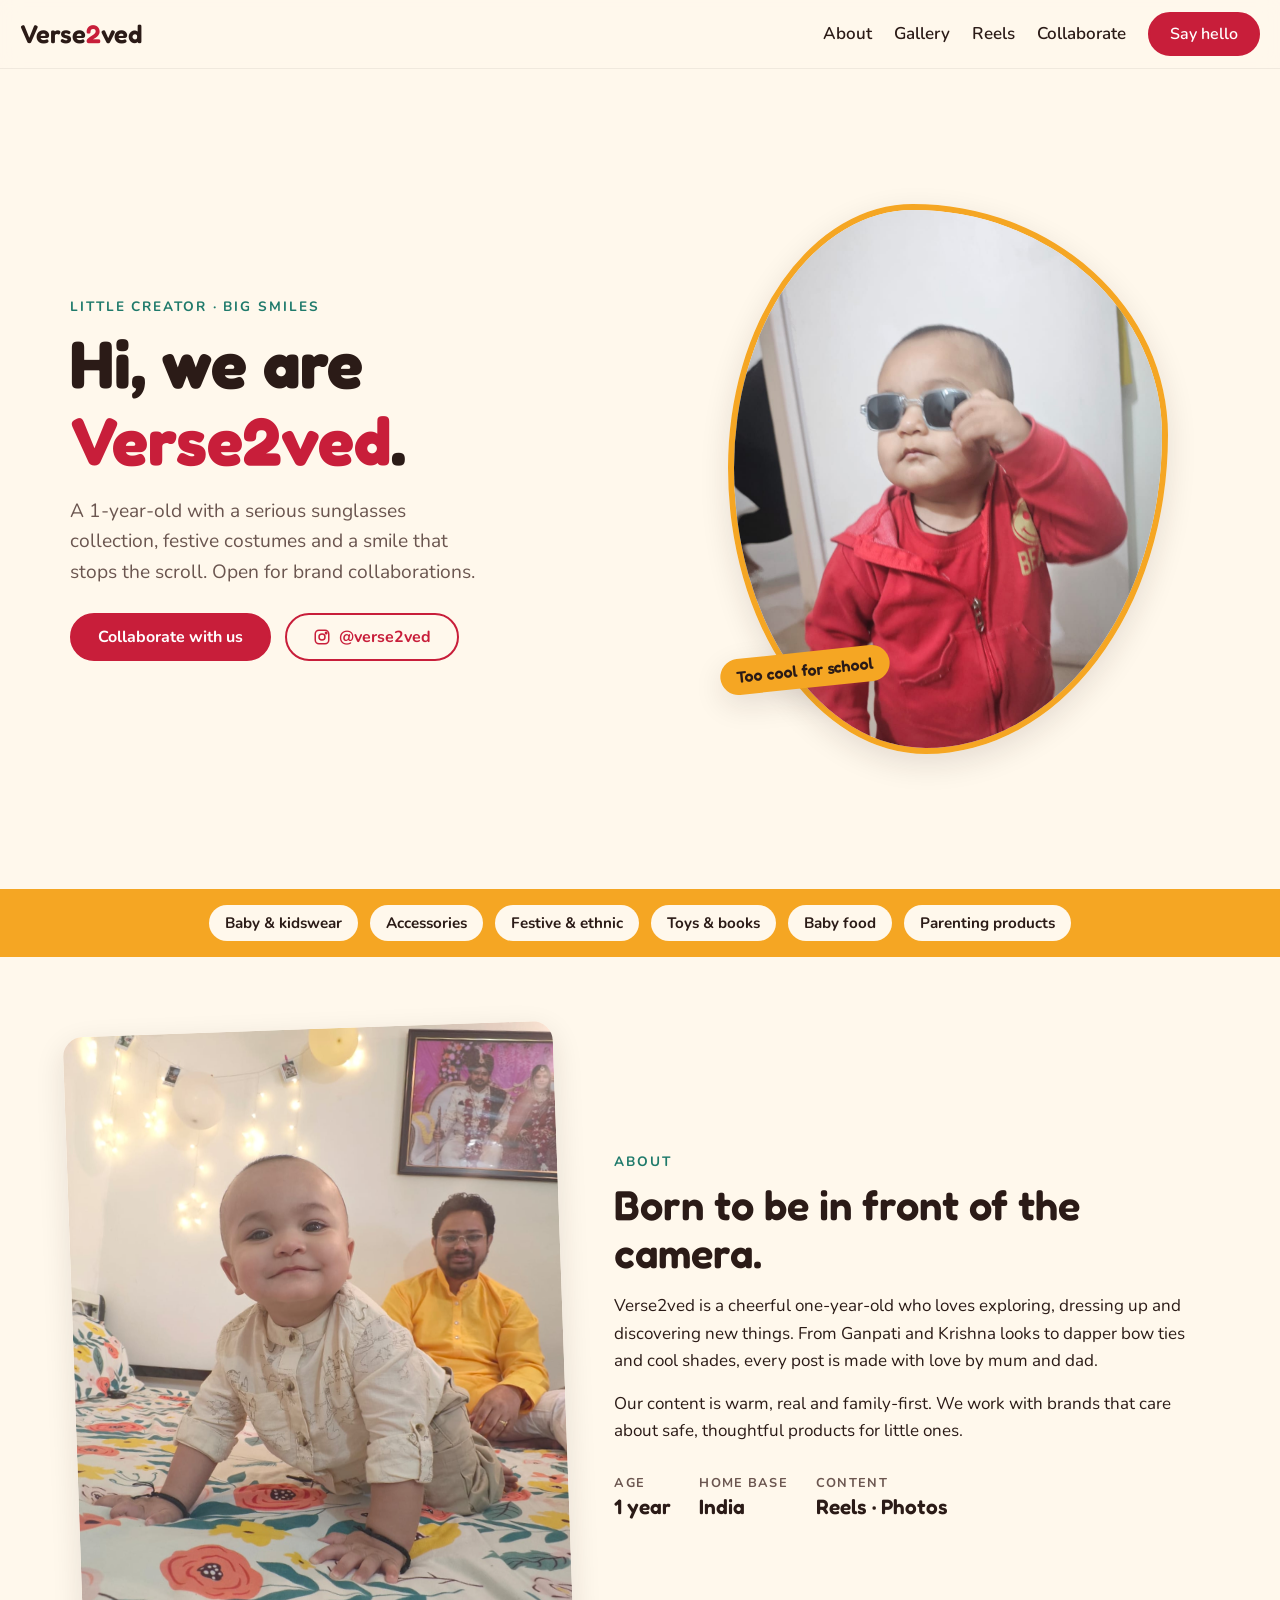
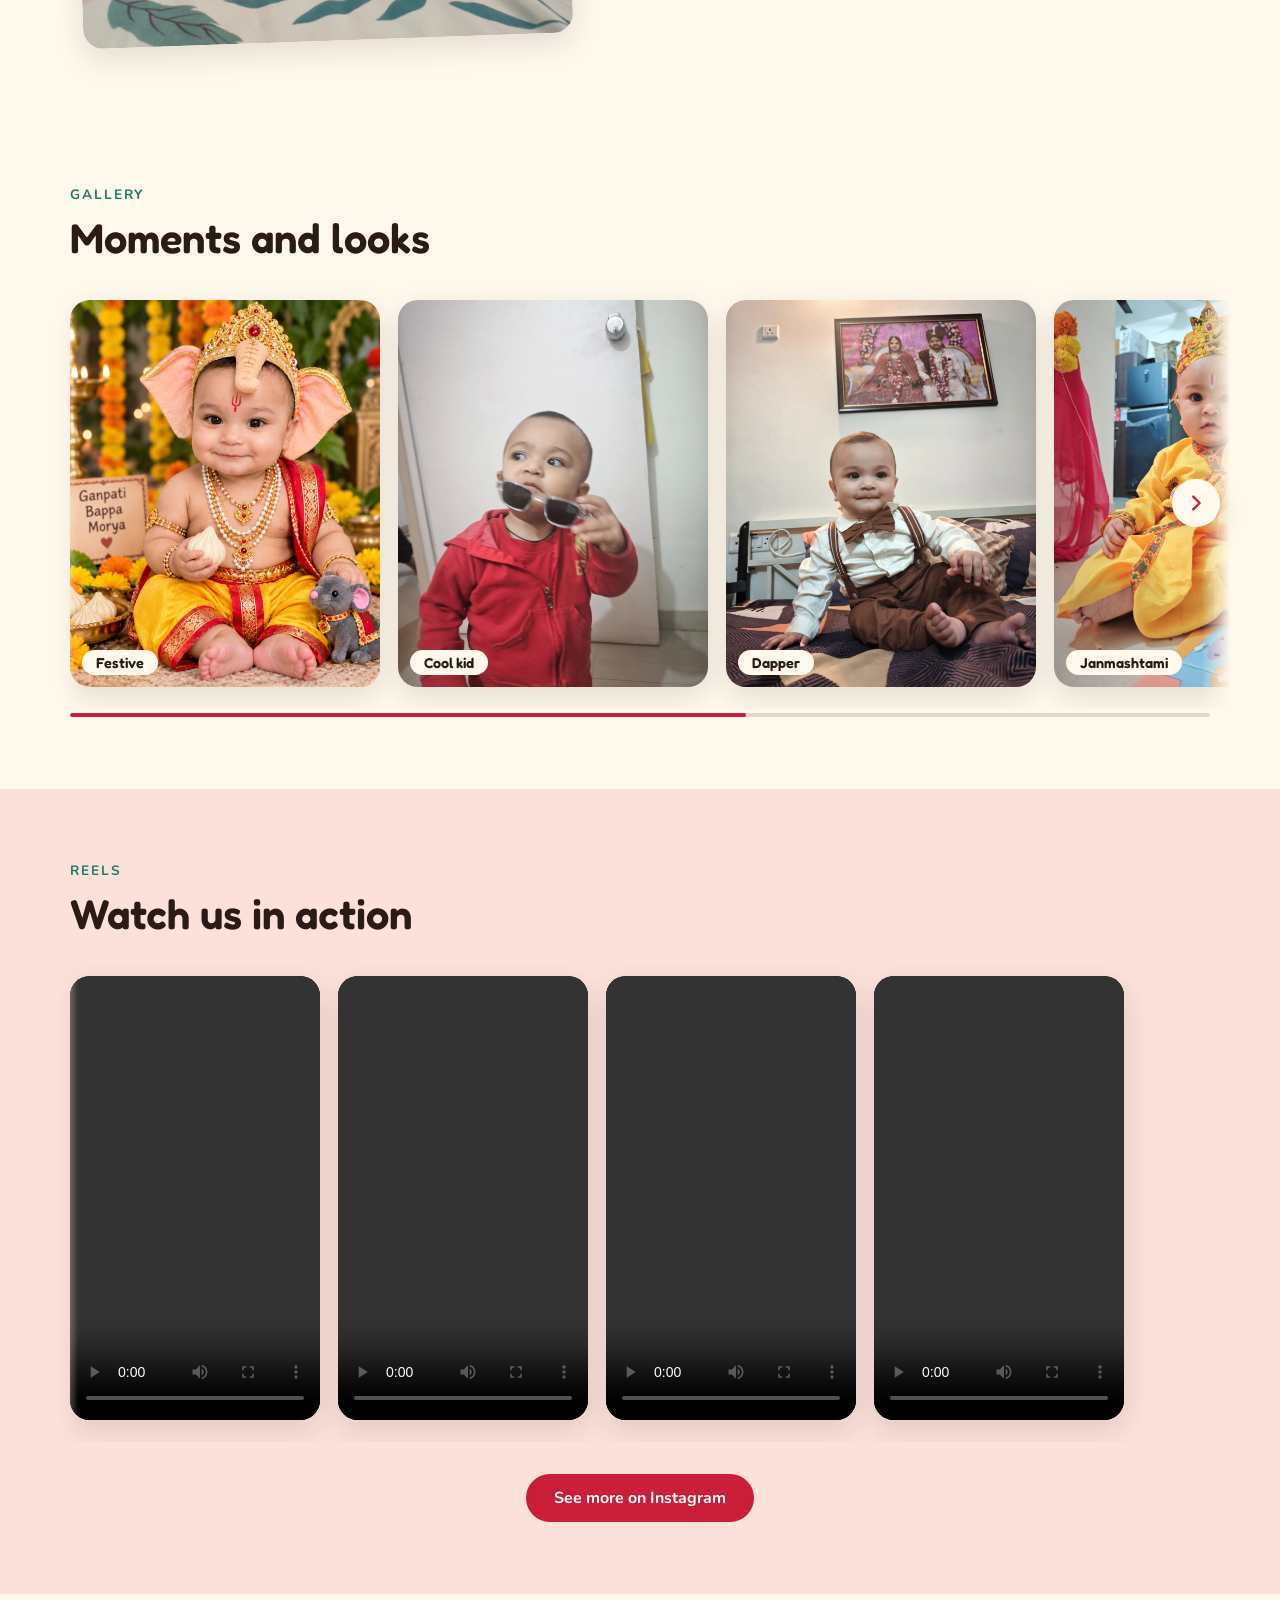
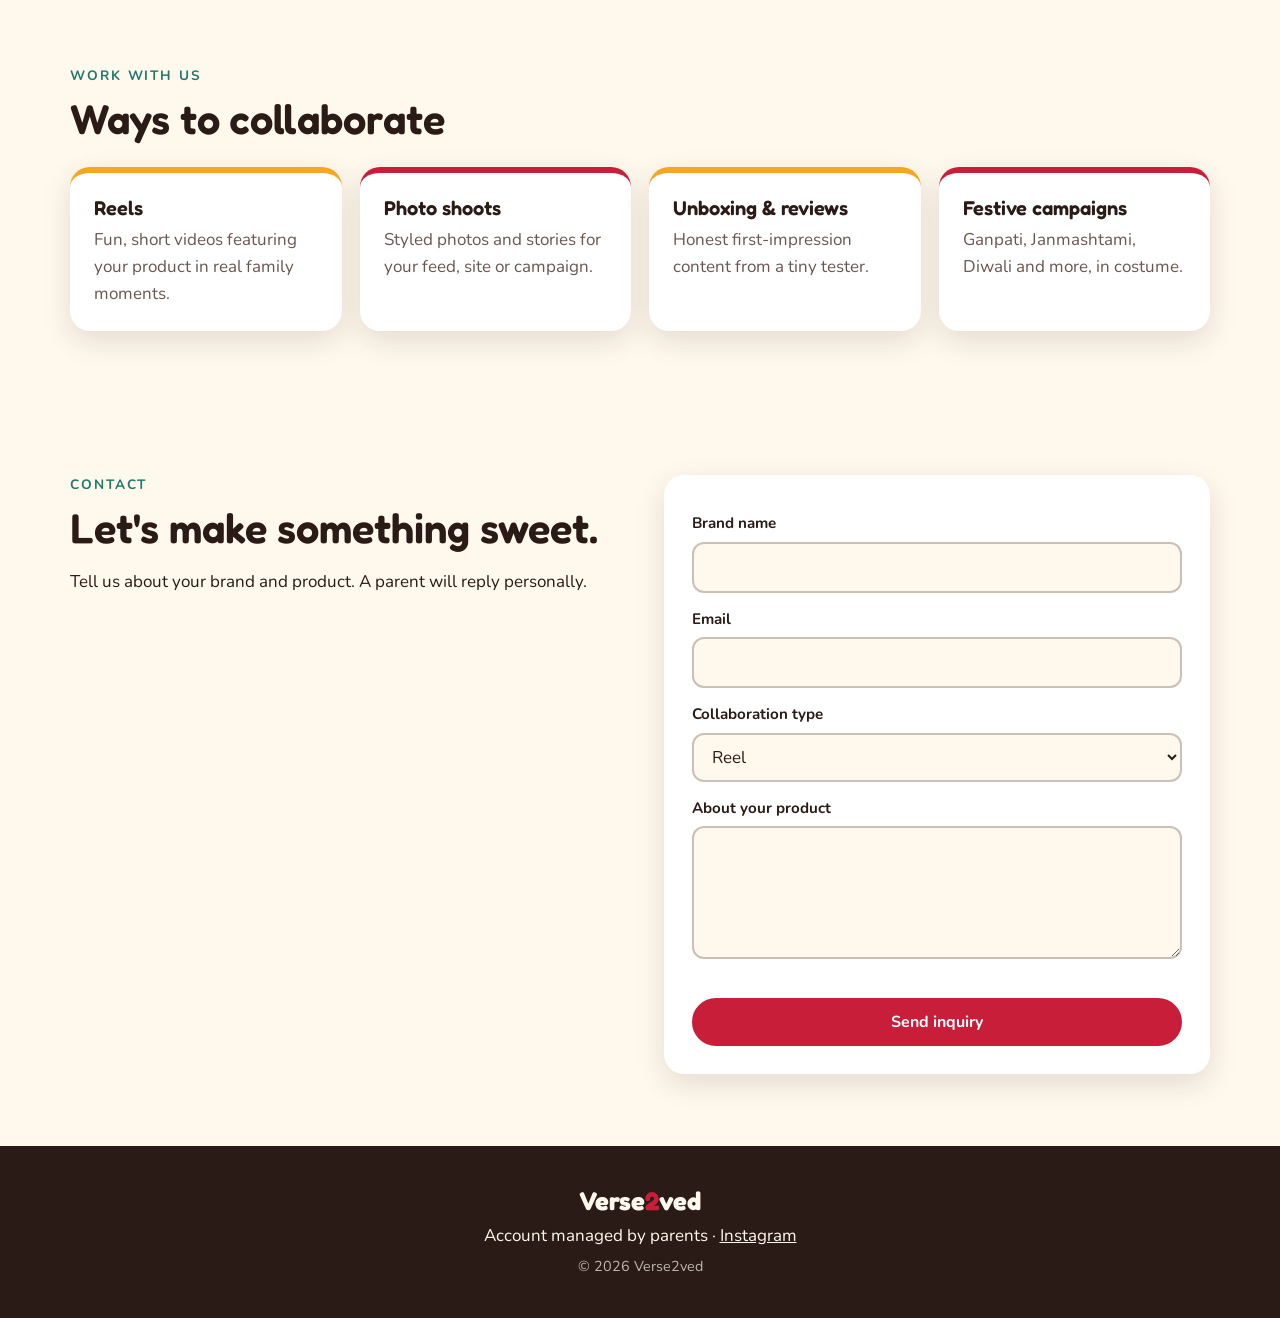
<file: index.html>
<!doctype html>
<html lang="en">
<head>
<meta charset="utf-8">
<meta name="viewport" content="width=device-width, initial-scale=1">
<title>Verse2ved — Little Creator, Big Smiles</title>
<meta name="description" content="Verse2ved is a 1-year-old creator on Instagram. Brand collaborations for baby, kids, fashion, food and festive content.">
<meta property="og:title" content="Verse2ved — Little Creator, Big Smiles">
<meta property="og:description" content="Brand collaborations with a 1-year-old creator. Reels, photos and festive stories.">
<meta property="og:image" content="assets/ganpati.jpg">
<link rel="preconnect" href="https://fonts.googleapis.com">
<link rel="preconnect" href="https://fonts.gstatic.com" crossorigin>
<link href="https://fonts.googleapis.com/css2?family=Fredoka:wght@500;600;700&family=Nunito:wght@400;600;700&display=swap" rel="stylesheet">
<link rel="stylesheet" href="styles.css">
</head>
<body>
<a class="skip" href="#main">Skip to content</a>

<header class="nav" id="top">
  <a class="logo" href="#top" aria-label="Verse2ved home">Verse<span>2</span>ved</a>
  <nav aria-label="Main">
    <button class="menu-btn" aria-expanded="false" aria-controls="links" aria-label="Menu">
      <svg width="24" height="24" viewBox="0 0 24 24" fill="none" stroke="currentColor" stroke-width="2.2" stroke-linecap="round"><path d="M4 7h16M4 12h16M4 17h16"/></svg>
    </button>
    <ul id="links">
      <li><a href="#about">About</a></li>
      <li><a href="#gallery">Gallery</a></li>
      <li><a href="#reels">Reels</a></li>
      <li><a href="#collab">Collaborate</a></li>
      <li><a class="btn btn-sm" href="#contact">Say hello</a></li>
    </ul>
  </nav>
</header>

<main id="main">
  <!-- HERO -->
  <section class="hero">
    <div class="hero-text">
      <p class="eyebrow">Little creator · Big smiles</p>
      <h1>Hi, we are <em>Verse2ved</em>.</h1>
      <p class="lead">A 1-year-old with a serious sunglasses collection, festive costumes and a smile that stops the scroll. Open for brand collaborations.</p>
      <div class="cta-row">
        <a class="btn" href="#contact">Collaborate with us</a>
        <a class="btn btn-ghost" href="https://www.instagram.com/verse2ved" target="_blank" rel="noopener">
          <svg width="18" height="18" viewBox="0 0 24 24" fill="none" stroke="currentColor" stroke-width="2" aria-hidden="true"><rect x="3" y="3" width="18" height="18" rx="5"/><circle cx="12" cy="12" r="4"/><circle cx="17.5" cy="6.5" r="1" fill="currentColor"/></svg>
          @verse2ved
        </a>
      </div>
    </div>
    <div class="hero-art">
      <img class="blob" src="assets/cool-1.jpg" alt="Verse2ved in a red hoodie holding up grey sunglasses" width="600" height="800" fetchpriority="high">
      <span class="sticker s1">Too cool for school</span>
    </div>
  </section>

  <!-- NICHES -->
  <section class="chips" aria-label="Collaboration categories">
    <ul>
      <li>Baby &amp; kidswear</li>
      <li>Accessories</li>
      <li>Festive &amp; ethnic</li>
      <li>Toys &amp; books</li>
      <li>Baby food</li>
      <li>Parenting products</li>
    </ul>
  </section>

  <!-- ABOUT -->
  <section class="section about" id="about">
    <div class="about-img">
      <img src="assets/crawl.jpg" alt="Verse2ved crawling and smiling at the camera" loading="lazy" width="600" height="800">
    </div>
    <div>
      <p class="eyebrow">About</p>
      <h2>Born to be in front of the camera.</h2>
      <p>Verse2ved is a cheerful one-year-old who loves exploring, dressing up and discovering new things. From Ganpati and Krishna looks to dapper bow ties and cool shades, every post is made with love by mum and dad.</p>
      <p>Our content is warm, real and family-first. We work with brands that care about safe, thoughtful products for little ones.</p>
      <dl class="facts">
        <div><dt>Age</dt><dd>1 year</dd></div>
        <div><dt>Home base</dt><dd>India</dd></div>
        <div><dt>Content</dt><dd>Reels · Photos</dd></div>
      </dl>
    </div>
  </section>

  <!-- GALLERY -->
  <section class="section" id="gallery">
    <p class="eyebrow">Gallery</p>
    <h2>Moments and looks</h2>
    <ul class="grid">
      <li><button class="tile" data-src="assets/ganpati.jpg" data-alt="Verse2ved dressed as Ganpati with modak and a toy mouse"><img src="assets/ganpati.jpg" alt="Verse2ved dressed as Ganpati with modak and a toy mouse" loading="lazy" width="600" height="720"><span>Festive</span></button></li>
      <li><button class="tile" data-src="assets/cool-2.jpg" data-alt="Verse2ved looking sideways with sunglasses on the chin"><img src="assets/cool-2.jpg" alt="Verse2ved looking sideways with sunglasses on the chin" loading="lazy" width="600" height="800"><span>Cool kid</span></button></li>
      <li><button class="tile" data-src="assets/dapper.jpg" data-alt="Verse2ved in a bow tie and suspenders"><img src="assets/dapper.jpg" alt="Verse2ved in a bow tie and suspenders" loading="lazy" width="600" height="800"><span>Dapper</span></button></li>
      <li><button class="tile" data-src="assets/krishna.jpg" data-alt="Verse2ved dressed as little Krishna in yellow"><img src="assets/krishna.jpg" alt="Verse2ved dressed as little Krishna in yellow" loading="lazy" width="600" height="800"><span>Janmashtami</span></button></li>
      <li><button class="tile" data-src="assets/cool-1.jpg" data-alt="Verse2ved in a red hoodie holding up sunglasses"><img src="assets/cool-1.jpg" alt="Verse2ved in a red hoodie holding up sunglasses" loading="lazy" width="600" height="800"><span>Streetwear</span></button></li>
      <li><button class="tile" data-src="assets/crawl.jpg" data-alt="Verse2ved crawling in a cream shirt"><img src="assets/crawl.jpg" alt="Verse2ved crawling in a cream shirt" loading="lazy" width="600" height="800"><span>Everyday</span></button></li>
    </ul>
  </section>

  <!-- REELS -->
  <section class="section alt" id="reels">
    <p class="eyebrow">Reels</p>
    <h2>Watch us in action</h2>
    <ul class="reels">
      <li><video controls preload="metadata" playsinline src="assets/reel-1.mp4#t=0.5" aria-label="Verse2ved reel 1"></video></li>
      <li><video controls preload="metadata" playsinline src="assets/reel-2.mp4#t=0.5" aria-label="Verse2ved reel 2"></video></li>
      <li><video controls preload="metadata" playsinline src="assets/reel-3.mp4#t=0.5" aria-label="Verse2ved reel 3"></video></li>
      <li><video controls preload="metadata" playsinline src="assets/reel-4.mp4#t=0.5" aria-label="Verse2ved reel 4"></video></li>
    </ul>
    <p class="center"><a class="btn" href="https://www.instagram.com/verse2ved" target="_blank" rel="noopener">See more on Instagram</a></p>
  </section>

  <!-- COLLAB -->
  <section class="section" id="collab">
    <p class="eyebrow">Work with us</p>
    <h2>Ways to collaborate</h2>
    <ul class="cards">
      <li><h3>Reels</h3><p>Fun, short videos featuring your product in real family moments.</p></li>
      <li><h3>Photo shoots</h3><p>Styled photos and stories for your feed, site or campaign.</p></li>
      <li><h3>Unboxing &amp; reviews</h3><p>Honest first-impression content from a tiny tester.</p></li>
      <li><h3>Festive campaigns</h3><p>Ganpati, Janmashtami, Diwali and more, in costume.</p></li>
    </ul>
  </section>

  <!-- CONTACT -->
  <section class="section contact" id="contact">
    <div>
      <p class="eyebrow">Contact</p>
      <h2>Let's make something sweet.</h2>
      <p>Tell us about your brand and product. A parent will reply personally.</p>
    </div>
    <form id="collab-form" novalidate>
      <label for="brand">Brand name</label>
      <input id="brand" name="brand" type="text" autocomplete="organization" required>
      <label for="email">Email</label>
      <input id="email" name="email" type="email" autocomplete="email" required>
      <label for="type">Collaboration type</label>
      <select id="type" name="type">
        <option>Reel</option><option>Photo shoot</option><option>Unboxing / review</option><option>Festive campaign</option><option>Other</option>
      </select>
      <label for="msg">About your product</label>
      <textarea id="msg" name="msg" rows="4" required></textarea>
      <p class="error" id="form-msg" role="status" aria-live="polite"></p>
      <button class="btn" type="submit">Send inquiry</button>
    </form>
  </section>
</main>

<footer>
  <p class="logo">Verse<span>2</span>ved</p>
  <p>Account managed by parents · <a href="https://www.instagram.com/verse2ved" target="_blank" rel="noopener">Instagram</a></p>
  <p class="small">© 2026 Verse2ved</p>
</footer>

<dialog id="lightbox" aria-label="Photo viewer">
  <button class="close" aria-label="Close photo">
    <svg width="24" height="24" viewBox="0 0 24 24" fill="none" stroke="currentColor" stroke-width="2.4" stroke-linecap="round"><path d="M6 6l12 12M18 6L6 18"/></svg>
  </button>
  <img alt="">
</dialog>

<script src="config.js"></script>
<script src="script.js"></script>
</body>
</html>
</file>
<file: styles.css>
:root{
  --cream:#FFF8EC; --paper:#FFFFFF; --ink:#2B1B17; --muted:#6B5650;
  --red:#C81E3A; --red-dark:#9E1229; --marigold:#F5A623; --blush:#FBE1DA; --teal:#1F7A6B;
  --font-head:'Fredoka',system-ui,sans-serif; --font-body:'Nunito',system-ui,sans-serif;
  --r:20px; --shadow:0 10px 30px rgba(43,27,23,.12);
}
@media (prefers-color-scheme:dark){
  :root{--cream:#1E1411; --paper:#2A1D19; --ink:#FFF3E2; --muted:#CDB8AD; --blush:#3A2420; --red:#FF6B7F; --red-dark:#FF8F9E; --teal:#5FD0BC}
}
*{box-sizing:border-box;margin:0}
html{scroll-behavior:smooth;scroll-padding-top:80px}
body{background:var(--cream);color:var(--ink);font:400 1.0625rem/1.6 var(--font-body)}
img,video{max-width:100%;display:block}
ul{list-style:none;padding:0}
a{color:inherit}
:focus-visible{outline:3px solid var(--marigold);outline-offset:3px;border-radius:6px}
.skip{position:absolute;left:-999px;top:8px;background:var(--ink);color:var(--cream);padding:8px 14px;border-radius:8px;z-index:100}
.skip:focus{left:8px}

h1,h2,h3,.logo{font-family:var(--font-head);line-height:1.15}
h1{font-size:clamp(2.4rem,7vw,4.2rem);font-weight:700}
h1 em{font-style:normal;color:var(--red)}
h2{font-size:clamp(1.8rem,4.5vw,2.6rem);font-weight:600;margin-bottom:1rem}
h3{font-size:1.25rem;font-weight:600;margin-bottom:.4rem}
.eyebrow{font:700 .85rem var(--font-body);letter-spacing:.14em;text-transform:uppercase;color:var(--teal);margin-bottom:.6rem}
.lead{font-size:1.2rem;color:var(--muted);max-width:34ch;margin:1rem 0 1.6rem}
.center{text-align:center;margin-top:2rem}

/* nav */
.nav{position:sticky;top:0;z-index:50;display:flex;justify-content:space-between;align-items:center;padding:12px 20px;background:color-mix(in srgb,var(--cream) 88%,transparent);backdrop-filter:blur(10px);border-bottom:1px solid rgba(0,0,0,.06)}
.logo{font-size:1.6rem;font-weight:700;text-decoration:none;color:var(--ink)}
.logo span{color:var(--red)}
.nav ul{display:flex;gap:22px;align-items:center}
.nav a{text-decoration:none;font-weight:600}
.nav a:not(.btn):hover{color:var(--red)}
.menu-btn{display:none;background:none;border:0;color:var(--ink);min-width:44px;min-height:44px;cursor:pointer}

/* buttons */
.btn{display:inline-flex;align-items:center;gap:8px;justify-content:center;min-height:48px;padding:0 26px;border-radius:999px;border:2px solid var(--red);background:var(--red);color:#fff;font:700 1rem var(--font-body);text-decoration:none;cursor:pointer;transition:transform .2s ease,background .2s ease,box-shadow .2s ease}
.btn:hover{background:var(--red-dark);border-color:var(--red-dark);transform:translateY(-2px);box-shadow:var(--shadow)}
.btn-ghost{background:transparent;color:var(--red)}
.btn-ghost:hover{color:#fff}
.btn-sm{min-height:44px;padding:0 20px;color:#fff!important}
.cta-row{display:flex;gap:14px;flex-wrap:wrap}

/* hero */
.hero{display:grid;grid-template-columns:1.1fr 1fr;gap:40px;align-items:center;max-width:1180px;margin:0 auto;padding:32px 20px;min-height:min(calc(100svh - 70px),820px)}
.hero-art{position:relative;justify-self:center;max-width:min(440px,calc(66svh * .8));width:100%}
.blob{width:100%;height:auto;aspect-ratio:4/5;object-fit:cover;border-radius:42% 58% 55% 45%/48% 42% 58% 52%;border:6px solid var(--marigold);box-shadow:var(--shadow)}
.sticker{position:absolute;background:var(--marigold);color:#2B1B17;font:600 1rem var(--font-head);padding:8px 16px;border-radius:999px;transform:rotate(-6deg);box-shadow:var(--shadow)}
.s1{left:-8px;bottom:12%}

/* chips */
.chips{background:var(--marigold);padding:16px 20px;overflow:hidden}
.chips ul{display:flex;gap:12px;flex-wrap:wrap;justify-content:center;max-width:1180px;margin:0 auto}
.chips li{background:#FFF8EC;color:#2B1B17;padding:6px 16px;border-radius:999px;font-weight:700;font-size:.95rem}

/* sections */
.section{max-width:1180px;margin:0 auto;padding:72px 20px}
.section.alt{max-width:none;background:var(--blush)}
.section.alt>*{max-width:1140px;margin-left:auto;margin-right:auto}
.about{display:grid;grid-template-columns:1fr 1.2fr;gap:48px;align-items:center}
.about-img{max-width:min(100%,calc(68svh * .8));margin-inline:auto}
.about-img img{border-radius:var(--r);box-shadow:var(--shadow);aspect-ratio:4/5;height:auto;object-fit:cover;width:100%;transform:rotate(-2deg)}
.about p+p{margin-top:1rem}
.facts{display:flex;gap:28px;flex-wrap:wrap;margin-top:1.8rem}
.facts dt{font-size:.8rem;text-transform:uppercase;letter-spacing:.1em;color:var(--muted);font-weight:700}
.facts dd{font:600 1.3rem var(--font-head)}

/* gallery */
/* side-scroll rails (gallery + reels) */
.rail{position:relative;margin-top:1.5rem}
.grid,.reels{display:flex;gap:18px;overflow-x:auto;overscroll-behavior-x:contain;scroll-snap-type:x mandatory;scroll-padding-inline:20px;padding:14px 20px 22px;margin:0 -20px;scrollbar-width:none;-webkit-overflow-scrolling:touch;
  -webkit-mask-image:linear-gradient(90deg,transparent,#000 28px,#000 calc(100% - 28px),transparent);mask-image:linear-gradient(90deg,transparent,#000 28px,#000 calc(100% - 28px),transparent)}
.grid::-webkit-scrollbar,.reels::-webkit-scrollbar{display:none}
.grid>li{flex:0 0 min(clamp(230px,26vw,310px),calc(58svh * .8));scroll-snap-align:center}
.reels>li{flex:0 0 min(clamp(190px,21vw,250px),calc(60svh * .5625));scroll-snap-align:center}
.rail-btn{position:absolute;top:calc(50% - 22px);z-index:3;width:48px;height:48px;border-radius:50%;border:0;background:var(--cream);color:var(--red);box-shadow:var(--shadow);cursor:pointer;display:grid;place-items:center;transition:transform .2s ease,opacity .2s ease}
.rail-btn:hover{transform:scale(1.1)}
.rail-btn[disabled]{opacity:0;pointer-events:none}
.rail-prev{left:-10px}.rail-next{right:-10px}
.rail-progress{height:4px;border-radius:4px;background:rgba(107,86,80,.2);margin-top:4px;overflow:hidden}
.rail-progress span{display:block;height:100%;width:100%;background:var(--red);border-radius:4px;transform-origin:left;transform:scaleX(.2);transition:transform .15s linear}
@supports (animation-timeline:view()){
  .grid>li,.reels>li{animation:rail-pop linear both;animation-timeline:view(inline);animation-range:cover 0% cover 100%}
  @keyframes rail-pop{0%{opacity:.25;transform:scale(.82) translateY(14px)}50%{opacity:1;transform:scale(1) translateY(0)}100%{opacity:.25;transform:scale(.82) translateY(14px)}}
}
.tile{position:relative;display:block;width:100%;padding:0;border:0;border-radius:var(--r);overflow:hidden;cursor:zoom-in;background:var(--paper);box-shadow:var(--shadow)}
.tile img{width:100%;height:auto;aspect-ratio:4/5;object-fit:cover;transition:transform .5s ease}
.tile:hover img{transform:scale(1.05)}
.tile span{position:absolute;left:12px;bottom:12px;background:var(--cream);color:var(--ink);font:600 .9rem var(--font-head);padding:4px 14px;border-radius:999px}

/* reels */
.reels video{width:100%;aspect-ratio:9/16;object-fit:cover;background:#000;border-radius:var(--r);box-shadow:var(--shadow)}

.reels iframe.embed{width:100%;aspect-ratio:9/16;border:0;border-radius:var(--r);background:#000;box-shadow:var(--shadow)}

/* cards */
.cards{display:grid;grid-template-columns:repeat(4,1fr);gap:18px;margin-top:1.5rem}
.cards li{background:var(--paper);padding:24px;border-radius:var(--r);box-shadow:var(--shadow);border-top:6px solid var(--marigold);transition:transform .25s ease}
.cards li:nth-child(even){border-top-color:var(--red)}
.cards li:hover{transform:translateY(-4px)}
.cards p{color:var(--muted)}

/* contact */
.contact{display:grid;grid-template-columns:1fr 1fr;gap:48px;align-items:start}
form{background:var(--paper);padding:28px;border-radius:var(--r);box-shadow:var(--shadow);display:grid;gap:6px}
label{font-weight:700;font-size:.95rem;margin-top:8px}
input,select,textarea{width:100%;min-height:48px;padding:10px 14px;font:inherit;color:var(--ink);background:var(--cream);border:2px solid rgba(107,86,80,.35);border-radius:12px}
textarea{resize:vertical}
input:focus,select:focus,textarea:focus{outline:none;border-color:var(--red)}
input[aria-invalid="true"],textarea[aria-invalid="true"]{border-color:var(--red)}
.error{min-height:1.4em;color:var(--red);font-weight:600;font-size:.95rem}
.error.ok{color:var(--teal)}
form .btn{margin-top:6px}

footer{background:var(--ink);color:var(--cream);text-align:center;padding:40px 20px;display:grid;gap:6px}
footer .logo{color:var(--cream)}
footer .small{opacity:.7;font-size:.9rem}

/* lightbox */
dialog{margin:auto;border:0;padding:0;background:transparent;max-width:min(92vw,720px);max-height:92vh;overflow:visible}
dialog::backdrop{background:rgba(20,10,8,.85)}
dialog img{max-height:88vh;width:auto;max-width:100%;margin:auto;border-radius:var(--r)}
.close{position:absolute;top:-8px;right:-8px;width:44px;height:44px;border-radius:50%;border:0;background:var(--cream);color:var(--ink);cursor:pointer;display:grid;place-items:center;z-index:2}

/* tablet / mobile */
@media (max-width:900px){
  .hero,.about,.contact{grid-template-columns:1fr}
  .hero{padding-top:28px;min-height:0}
  .cards{grid-template-columns:repeat(2,1fr)}
  .about-img{max-width:420px}
}
@media (max-width:640px){
  .menu-btn{display:grid;place-items:center}
  .nav ul{display:none;position:absolute;top:100%;left:0;right:0;flex-direction:column;align-items:stretch;gap:0;background:var(--cream);padding:8px 20px 20px;box-shadow:var(--shadow)}
  .nav ul.open{display:flex}
  .nav li a{display:flex;align-items:center;min-height:48px}
  .section{padding:52px 16px}
  .grid,.reels{gap:12px;padding-inline:16px;margin:0 -16px}
  .grid>li{flex-basis:min(70vw,calc(58svh * .8))}.reels>li{flex-basis:min(56vw,calc(60svh * .5625))}
  .rail-btn{display:none}
  .cards{grid-template-columns:1fr}
  .btn{width:100%}
  .nav .btn{width:auto}
}
@media (prefers-reduced-motion:reduce){
  html{scroll-behavior:auto}
  *{transition:none!important;animation:none!important}
}
</file>
